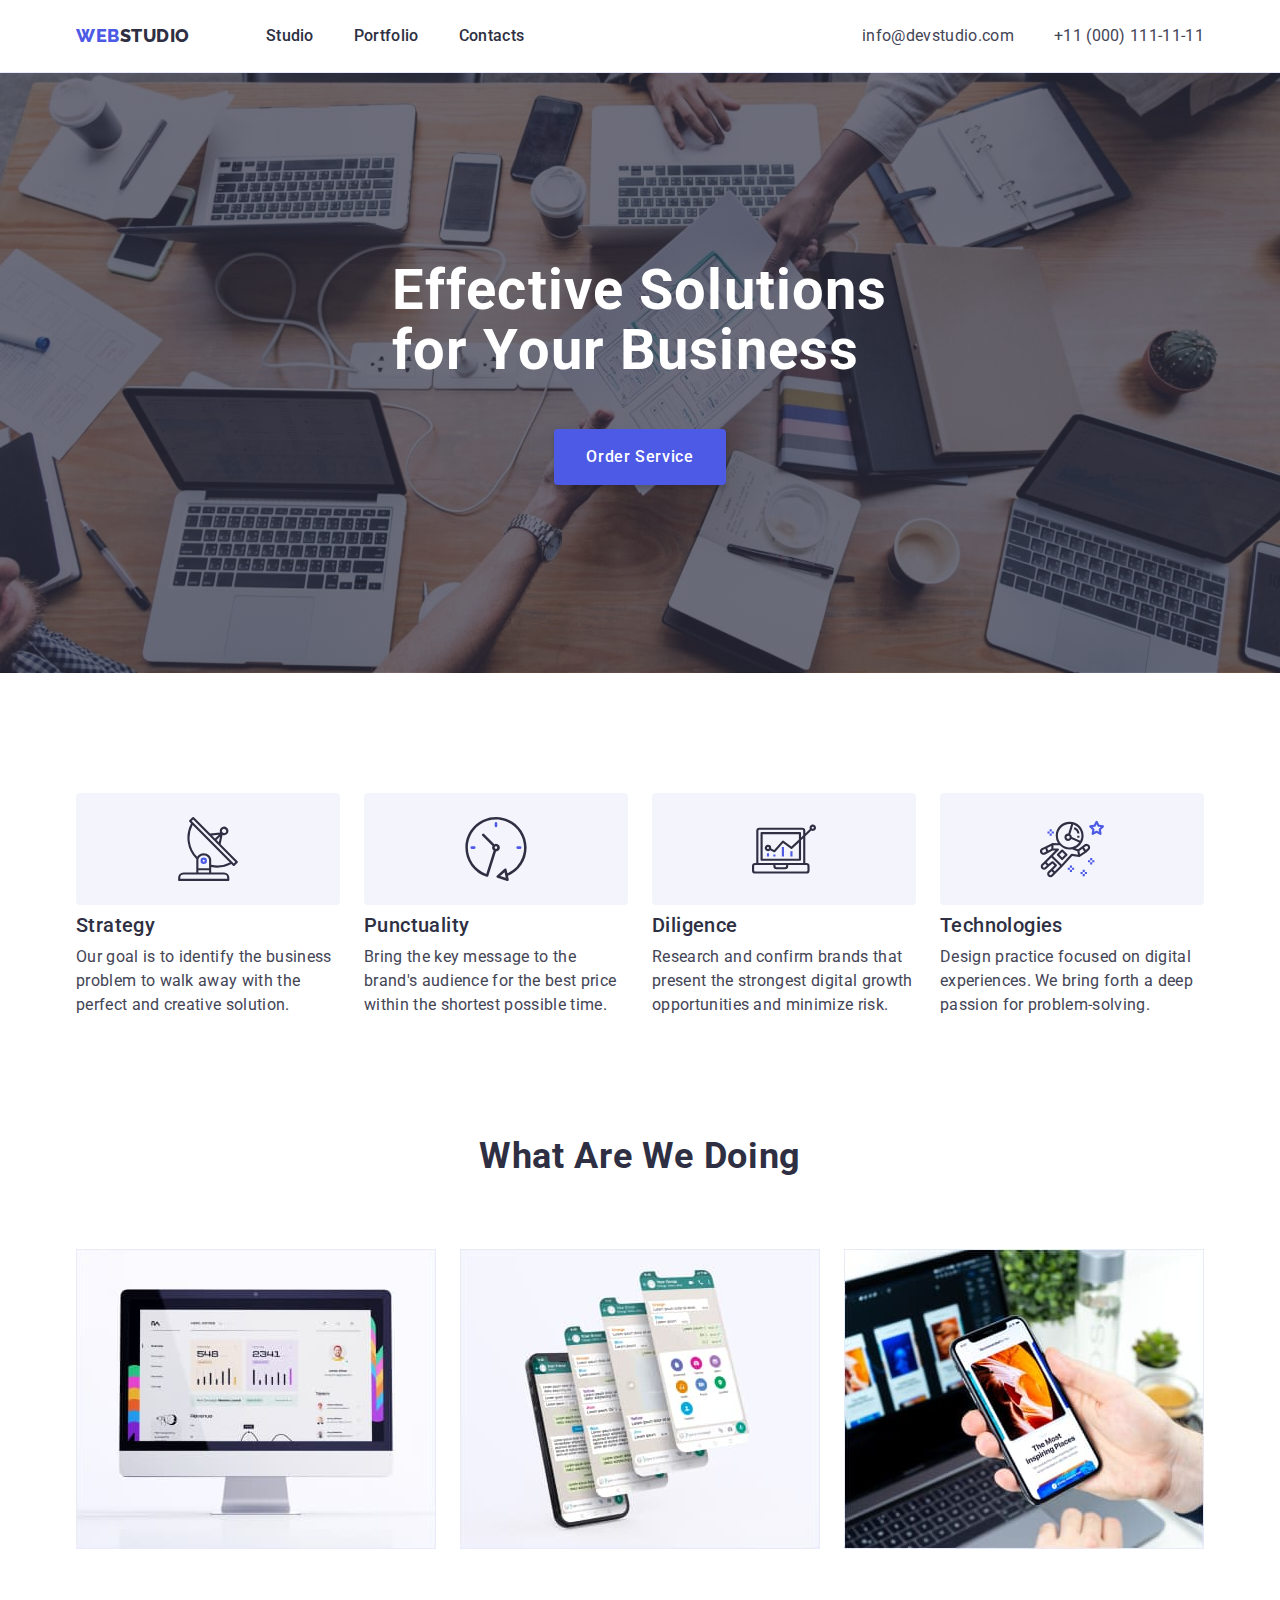
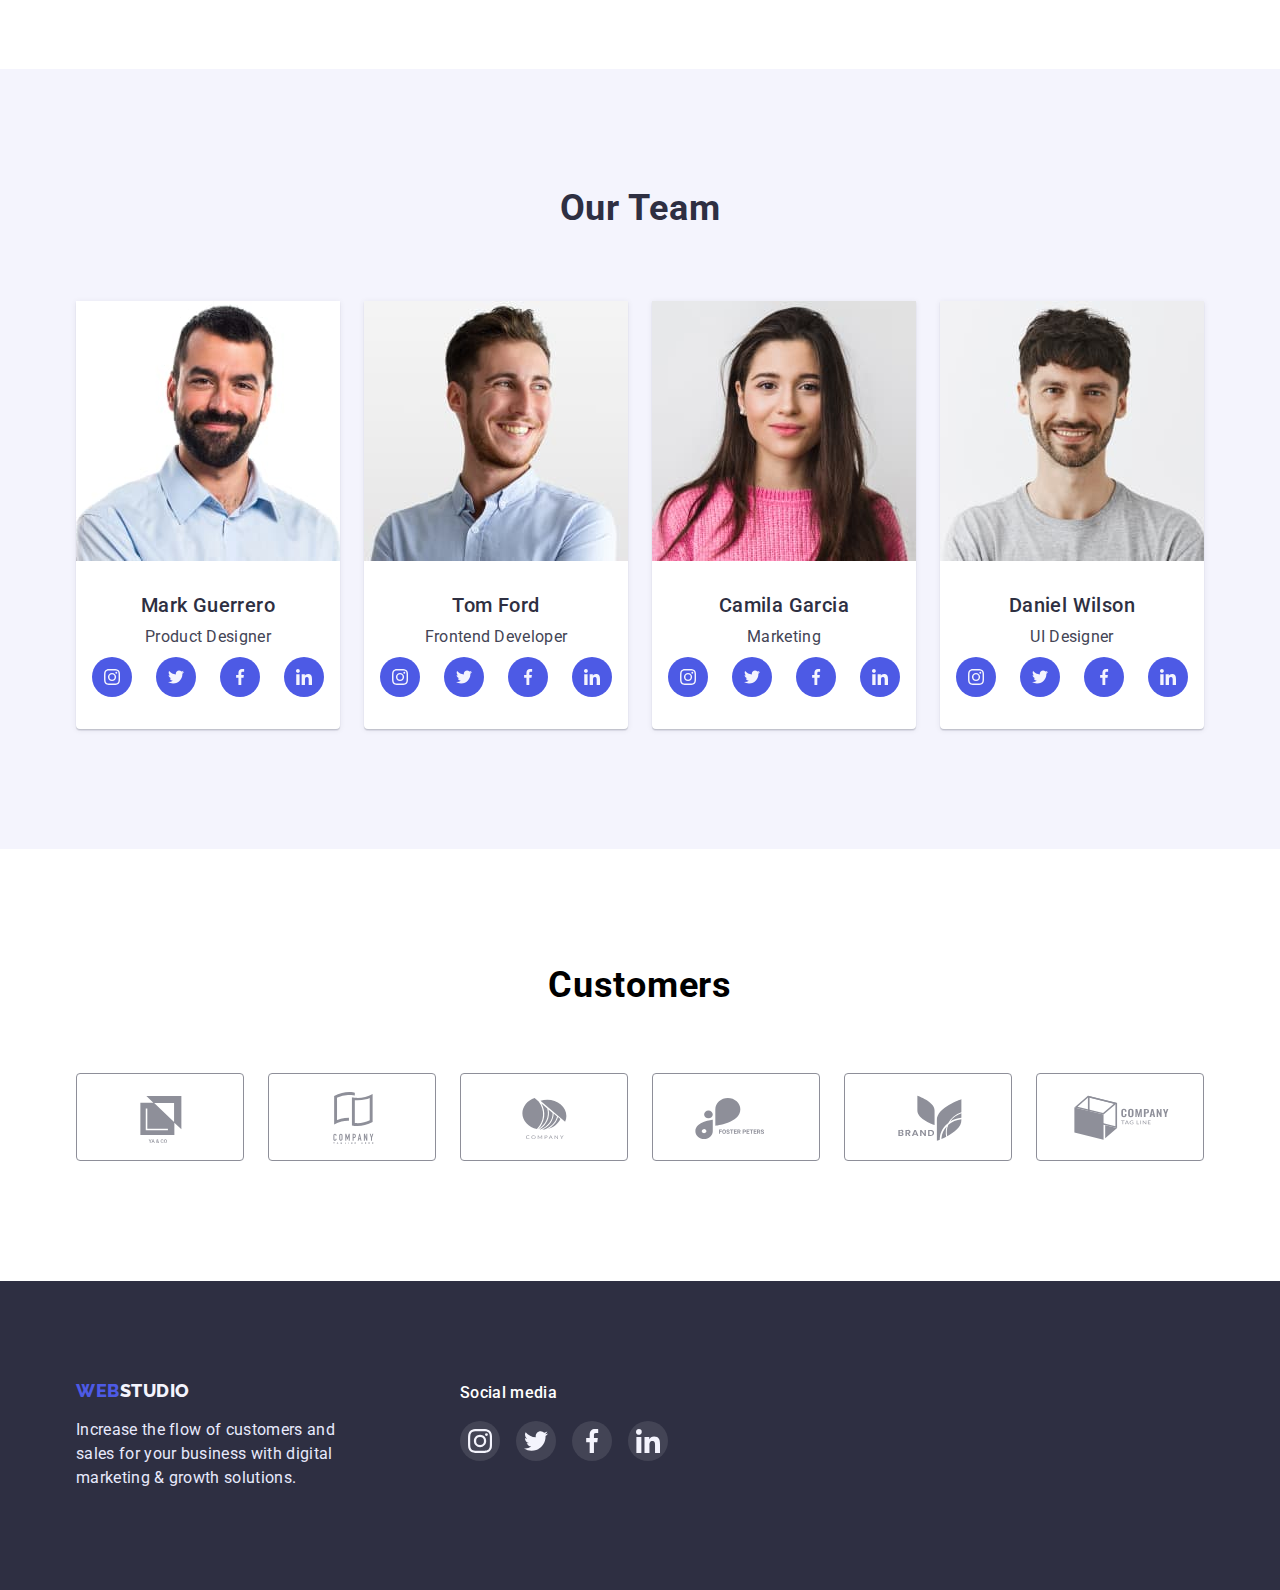
<file: index.html>
<!DOCTYPE html>
<html lang="en">
  <head>
    <meta charset="UTF-8" />
    <meta http-equiv="X-UA-Compatible" content="IE=edge" />
    <meta name="viewport" content="width=device-width, initial-scale=1.0" />
    <title>WebStudio - Main page</title>

    <!------------fonts ----------------->
    <link rel="preconnect" href="https://fonts.googleapis.com" />
    <link rel="preconnect" href="https://fonts.gstatic.com" crossorigin />
    <link
      href="https://fonts.googleapis.com/css2?family=Raleway:wght@800&family=Roboto:wght@400;500;700&display=swap"
      rel="stylesheet"
    />
    <!-- modern-normalize -->
    <link
      rel="stylesheet"
      href="https://cdn.jsdelivr.net/npm/modern-normalize@1.1.0/modern-normalize.min.css"
    />
    <!--------------custom styles --------------->
    <link rel="stylesheet" href="css/styles.css" />
  </head>
  <body>
    <header class="header">
      <div class="container header-container">
        <nav class="header-nav">
          <a href="./index.html" class="header-logo">
            <span class="header-logo-span">Web</span>Studio</a
          >
          <ul class="header-list list">
            <li class="header-list-item">
              <a href="./index.html" class="header-list-link">Studio</a>
            </li>
            <li class="header-list-item">
              <a href="./portfolio.html" class="header-list-link">Portfolio</a>
            </li>
            <li class="header-list-item">
              <a href="" class="header-list-link">Contacts</a>
            </li>
          </ul>
        </nav>
        <address class="header-address">
          <ul class="header-address-list list">
            <li class="header-address-item">
              <a href="mailto:info@devstudio.com" class="header-address-link"
                >info@devstudio.com</a
              >
            </li>
            <li class="header-address-item">
              <a href="tel:+110001111111" class="header-address-link"
                >+11 (000) 111-11-11</a
              >
            </li>
          </ul>
        </address>
      </div>
    </header>
    <main>
      <!--hero section-->
      <section class="hero">
        <div class="container">
          <h1 class="hero-title">Effective Solutions for Your Business</h1>
          <button type="button" class="hero-btn">Order Service</button>
        </div>
      </section>

      <!--/hero section-->
      <!--2 section-->
      <section class="philosophy">
        <div class="container philospophy-container">
          <h2 class="visually-hidden">Our philosophy</h2>
          <ul class="philosophy-list list">
            <li class="philosophy-list-item">
              <div class="philosophy-list-rect">
                <svg width="64" height="64">
                  <use href="./images/icons.svg#icon-antenna"></use>
                </svg>
              </div>
              <h3 class="philosophy-item-title">Strategy</h3>
              <p class="philosophy-item-desc">
                Our goal is to identify the business problem to walk away with
                the perfect and creative solution.
              </p>
            </li>
            <li class="philosophy-list-item">
              <div class="philosophy-list-rect">
                <svg width="64" height="64">
                  <use href="./images/icons.svg#icon-clock"></use>
                </svg>
              </div>
              <h3 class="philosophy-item-title">Punctuality</h3>
              <p class="philosophy-item-desc">
                Bring the key message to the brand's audience for the best price
                within the shortest possible time.
              </p>
            </li>
            <li class="philosophy-list-item">
              <div class="philosophy-list-rect">
                <svg width="64" height="64">
                  <use href="./images/icons.svg#icon-diagram"></use>
                </svg>
              </div>
              <h3 class="philosophy-item-title">Diligence</h3>
              <p class="philosophy-item-desc">
                Research and confirm brands that present the strongest digital
                growth opportunities and minimize risk.
              </p>
            </li>
            <li class="philosophy-list-item">
              <div class="philosophy-list-rect">
                <svg width="64" height="64">
                  <use href="./images/icons.svg#icon-astronaut"></use>
                </svg>
              </div>
              <h3 class="philosophy-item-title">Technologies</h3>
              <p class="philosophy-item-desc">
                Design practice focused on digital experiences. We bring forth a
                deep passion for problem-solving.
              </p>
            </li>
          </ul>
        </div>
      </section>
      <!--/2 section-->
      <!--what are we doing section-->
      <section class="what">
        <div class="container">
          <h2 class="what-title">What are we doing</h2>
          <ul class="what-list list">
            <li class="what-list-item">
              <img
                src="./images/what/what1.jpg"
                alt="what are we doing"
                width="360"
                height="300"
              />
            </li>
            <li class="what-list-item">
              <img
                src="./images/what/what2.jpg"
                alt="what are we doing"
                width="360"
                height="300"
              />
            </li>
            <li class="what-list-item">
              <img
                src="./images/what/what3.jpg"
                alt="what are we doing"
                width="360"
                height="300"
              />
            </li>
          </ul>
        </div>
      </section>
      <!--/what are we doing section-->
      <!--our team-->
      <section class="team">
        <div class="container">
          <h2 class="team-title">Our Team</h2>

          <ul class="team-list list">
            <li class="team-list-item">
              <img
                src="./images/team/ourteam1.jpg"
                alt="Mark Guerrero"
                width="264"
                height="260"
              />
              <div class="team-container">
                <h3 class="team-item-title">Mark Guerrero</h3>
                <p class="team-item-desc">Product Designer</p>
                <ul class="socials list">
                  <li class="socials-item">
                    <a href="" class="socials-link">
                      <svg width="16" height="16">
                        <use href="./images/icons.svg#icon-instagram"></use>
                      </svg>
                    </a>
                  </li>
                  <li class="socials-item">
                    <a href="" class="socials-link">
                      <svg width="16" height="16">
                        <use href="./images/icons.svg#icon-twitter"></use>
                      </svg>
                    </a>
                  </li>
                  <li class="socials-item">
                    <a href="" class="socials-link">
                      <svg width="16" height="16">
                        <use href="./images/icons.svg#icon-facebook"></use>
                      </svg>
                    </a>
                  </li>
                  <li class="socials-item">
                    <a href="" class="socials-link">
                      <svg width="16" height="16">
                        <use href="./images/icons.svg#icon-linkedin"></use>
                      </svg>
                    </a>
                  </li>
                </ul>
              </div>
            </li>
            <li class="team-list-item">
              <img
                src="./images/team/ourteam2.jpg"
                alt="Tom Ford"
                width="264"
                height="260"
              />
              <div class="team-container">
                <h3 class="team-item-title">Tom Ford</h3>
                <p class="team-item-desc">Frontend Developer</p>
                <ul class="socials list">
                  <li class="socials-item">
                    <a href="" class="socials-link">
                      <svg width="16" height="16">
                        <use href="./images/icons.svg#icon-instagram"></use>
                      </svg>
                    </a>
                  </li>
                  <li class="socials-item">
                    <a href="" class="socials-link">
                      <svg width="16" height="16">
                        <use href="./images/icons.svg#icon-twitter"></use>
                      </svg>
                    </a>
                  </li>
                  <li class="socials-item">
                    <a href="" class="socials-link">
                      <svg width="16" height="16">
                        <use href="./images/icons.svg#icon-facebook"></use>
                      </svg>
                    </a>
                  </li>
                  <li class="socials-item">
                    <a href="" class="socials-link">
                      <svg width="16" height="16">
                        <use href="./images/icons.svg#icon-linkedin"></use>
                      </svg>
                    </a>
                  </li>
                </ul>
              </div>
            </li>
            <li class="team-list-item">
              <img
                src="./images/team/ourteam3.jpg"
                alt="Camila Garcia"
                width="264"
                height="260"
              />
              <div class="team-container">
                <h3 class="team-item-title">Camila Garcia</h3>
                <p class="team-item-desc">Marketing</p>
                <ul class="socials list">
                  <li class="socials-item">
                    <a href="" class="socials-link">
                      <svg width="16" height="16">
                        <use href="./images/icons.svg#icon-instagram"></use>
                      </svg>
                    </a>
                  </li>
                  <li class="socials-item">
                    <a href="" class="socials-link">
                      <svg width="16" height="16">
                        <use href="./images/icons.svg#icon-twitter"></use>
                      </svg>
                    </a>
                  </li>
                  <li class="socials-item">
                    <a href="" class="socials-link">
                      <svg width="16" height="16">
                        <use href="./images/icons.svg#icon-facebook"></use>
                      </svg>
                    </a>
                  </li>
                  <li class="socials-item">
                    <a href="" class="socials-link">
                      <svg width="16" height="16">
                        <use href="./images/icons.svg#icon-linkedin"></use>
                      </svg>
                    </a>
                  </li>
                </ul>
              </div>
            </li>
            <li class="team-list-item">
              <img
                src="./images/team/ourteam4.jpg"
                alt="Daniel Wilson"
                width="264"
                height="260"
              />
              <div class="team-container">
                <h3 class="team-item-title">Daniel Wilson</h3>
                <p class="team-item-desc">UI Designer</p>
                <ul class="socials list">
                  <li class="socials-item">
                    <a href="" class="socials-link">
                      <svg width="16" height="16">
                        <use href="./images/icons.svg#icon-instagram"></use>
                      </svg>
                    </a>
                  </li>
                  <li class="socials-item">
                    <a href="" class="socials-link">
                      <svg width="16" height="16">
                        <use href="./images/icons.svg#icon-twitter"></use>
                      </svg>
                    </a>
                  </li>
                  <li class="socials-item">
                    <a href="" class="socials-link">
                      <svg width="16" height="16">
                        <use href="./images/icons.svg#icon-facebook"></use>
                      </svg>
                    </a>
                  </li>
                  <li class="socials-item">
                    <a href="" class="socials-link">
                      <svg width="16" height="16">
                        <use href="./images/icons.svg#icon-linkedin"></use>
                      </svg>
                    </a>
                  </li>
                </ul>
              </div>
            </li>
          </ul>
        </div>
      </section>
      <!--/our team-->
      <!-- customers -->
      <section class="customers">
        <div class="container">
          <h2 class="customers-title">Customers</h2>
          <ul class="customers-list list">
            <li class="customers-list-item">
              <a href="" class="customers-list-link">
                <svg width="104" height="56">
                  <use href="./images/icons.svg#icon-logo-1"></use>
                </svg>
              </a>
            </li>
            <li class="customers-list-item">
              <a href="" class="customers-list-link">
                <svg width="104" height="56">
                  <use href="./images/icons.svg#icon-logo-2"></use>
                </svg>
              </a>
            </li>
            <li class="customers-list-item">
              <a href="" class="customers-list-link">
                <svg width="104" height="56">
                  <use href="./images/icons.svg#icon-logo-3"></use>
                </svg>
              </a>
            </li>
            <li class="customers-list-item">
              <a href="" class="customers-list-link">
                <svg width="104" height="56">
                  <use href="./images/icons.svg#icon-logo-4"></use>
                </svg>
              </a>
            </li>
            <li class="customers-list-item">
              <a href="" class="customers-list-link">
                <svg width="104" height="56">
                  <use href="./images/icons.svg#icon-logo-5"></use>
                </svg>
              </a>
            </li>
            <li class="customers-list-item">
              <a href="" class="customers-list-link">
                <svg width="104" height="56">
                  <use href="./images/icons.svg#icon-logo-6"></use>
                </svg>
              </a>
            </li>
          </ul>
        </div>
      </section>
      <!--/customers -->
    </main>

    <footer class="footer">
      <div class="container">
        <div class="footer-container">
          <div>
            <a href="./index.html" class="footer-logo">
              <span class="footer-logo-span">Web</span>Studio</a
            >
            <p class="footer-desc">
              Increase the flow of customers and sales for your business with
              digital marketing & growth solutions.
            </p>
          </div>

          <div class="footer-social">
            <p class="socials-title">Social media</p>
            <ul class="footer-socials list">
              <li class="footer-socials-item">
                <a href="" class="footer-socials-link">
                  <svg width="24" height="24">
                    <use href="./images/icons.svg#icon-instagram"></use>
                  </svg>
                </a>
              </li>
              <li class="footer-socials-item">
                <a href="" class="footer-socials-link">
                  <svg width="24" height="24">
                    <use href="./images/icons.svg#icon-twitter"></use>
                  </svg>
                </a>
              </li>
              <li class="footer-socials-item">
                <a href="" class="footer-socials-link">
                  <svg width="24" height="24">
                    <use href="./images/icons.svg#icon-facebook"></use>
                  </svg>
                </a>
              </li>
              <li class="footer-socials-item">
                <a href="" class="footer-socials-link">
                  <svg width="24" height="24">
                    <use href="./images/icons.svg#icon-linkedin"></use>
                  </svg>
                </a>
              </li>
            </ul>
          </div>
        </div>
      </div>
    </footer>
  </body>
</html>
</file>
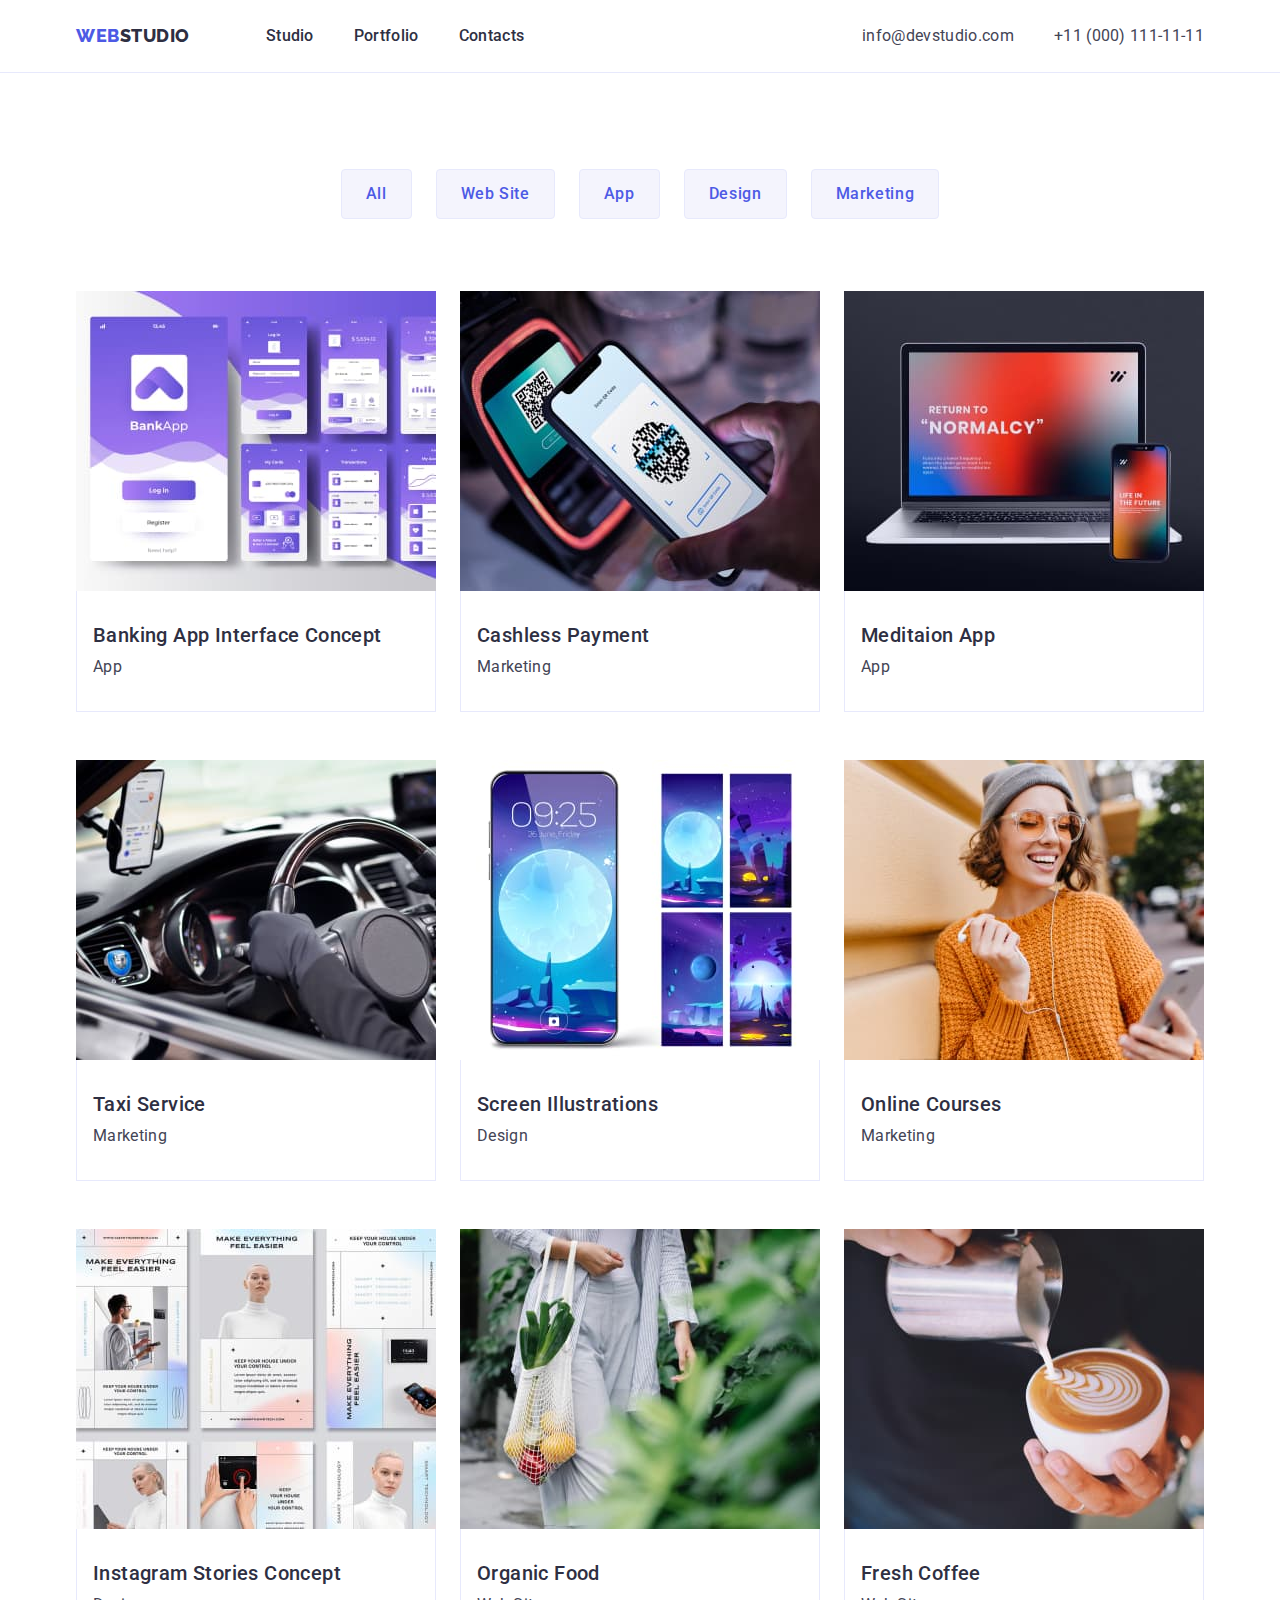
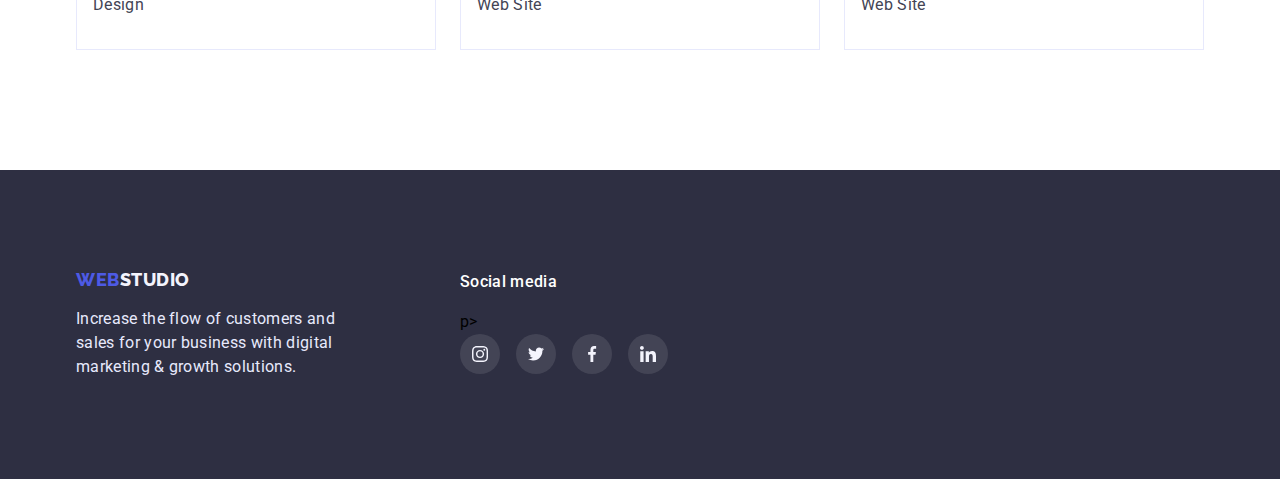
<file: portfolio.html>
<!DOCTYPE html>
<html lang="en">
  <head>
    <meta charset="UTF-8" />
    <meta http-equiv="X-UA-Compatible" content="IE=edge" />
    <meta name="viewport" content="width=device-width, initial-scale=1.0" />
    <title>WebStudio - Portfolio</title>
    <!-------------fonts ---------------->
    <link rel="preconnect" href="https://fonts.googleapis.com" />
    <link rel="preconnect" href="https://fonts.gstatic.com" crossorigin />
    <link
      href="https://fonts.googleapis.com/css2?family=Raleway:wght@800&family=Roboto:wght@400;500;700&display=swap"
      rel="stylesheet"
    />
    <!-- modern-normalize -->
    <link
      rel="stylesheet"
      href="https://cdn.jsdelivr.net/npm/modern-normalize@1.1.0/modern-normalize.min.css"
    />
    <!----------custom styles---------------->
    <link rel="stylesheet" href="css/styles.css" />
  </head>
  <body>
    <header class="header">
      <div class="container header-container">
        <nav class="header-nav">
          <a href="./index.html" class="header-logo">
            <span class="header-logo-span">Web</span>Studio</a
          >
          <ul class="header-list list">
            <li class="header-list-item">
              <a href="./index.html" class="header-list-link">Studio</a>
            </li>
            <li class="header-list-item">
              <a href="" class="header-list-link">Portfolio</a>
            </li>
            <li class="header-list-item">
              <a href="" class="header-list-link">Contacts</a>
            </li>
          </ul>
        </nav>
        <address class="header-address">
          <ul class="header-address-list list">
            <li class="header-address-item">
              <a href="mailto:info@devstudio.com" class="header-address-link"
                >info@devstudio.com</a
              >
            </li>
            <li class="header-address-item">
              <a href="tel:+110001111111" class="header-address-link"
                >+11 (000) 111-11-11</a
              >
            </li>
          </ul>
        </address>
      </div>
    </header>
    <main>
      <!-- section portflio -->
      <section class="portfolio">
        <div class="container portfolio-container">
          <h1 hidden>Portfolio</h1>
          <ul class="portfolio-list list">
            <li class="portfolio-list-item">
              <button class="portfolio-list-btn" type="button">All</button>
            </li>
            <li class="portfolio-list-item">
              <button class="portfolio-list-btn" type="button">Web Site</button>
            </li>
            <li class="portfolio-list-item">
              <button class="portfolio-list-btn" type="button">App</button>
            </li>
            <li class="portfolio-list-item">
              <button class="portfolio-list-btn" type="button">Design</button>
            </li>
            <li class="portfolio-list-item">
              <button class="portfolio-list-btn" type="button">
                Marketing
              </button>
            </li>
          </ul>
          <ul class="portfolio-link list">
            <li class="portfolio-link-item">
              <a href="#" class="portfolio-card">
                <img
                  src="./images/philosophy/img (4) (1).jpg"
                  alt="options"
                  class="portfolio-cards-img"
                  width="360"
                  height="300"
                />
                <div class="portfolio-link-container">
                  <h2 class="portfolio-cards-title">
                    Banking App Interface Concept
                  </h2>
                  <p class="portfolio-cards-desc">App</p>
                </div>
              </a>
            </li>
            <li class="portfolio-link-item">
              <a href="#" class="portfolio-card"
                ><img
                  src="./images/philosophy/img (5) (1).jpg"
                  alt="options"
                  class="portfolio-cards-img"
                  width="360"
                  height="300"
                />
                <div class="portfolio-link-container">
                  <h2 class="portfolio-cards-title">Cashless Payment</h2>
                  <p class="portfolio-cards-desc">Marketing</p>
                </div>
              </a>
            </li>
            <li class="portfolio-link-item">
              <a href="#" class="portfolio-card">
                <img
                  src="./images/philosophy/img (6) (1).jpg"
                  alt="options"
                  class="portfolio-cards-img"
                  width="360"
                  height="300"
                />

                <div class="portfolio-link-container">
                  <h2 class="portfolio-cards-title">Meditaion App</h2>
                  <p class="portfolio-cards-desc">App</p>
                </div>
              </a>
            </li>
            <li class="portfolio-link-item">
              <a href="#" class="portfolio-card">
                <img
                  src="./images/philosophy/img (7) (1).jpg"
                  alt="options"
                  class="portfolio-cards-img"
                  width="360"
                  height="300"
                />
                <div class="portfolio-link-container">
                  <h2 class="portfolio-cards-title">Taxi Service</h2>
                  <p class="portfolio-cards-desc">Marketing</p>
                </div>
              </a>
            </li>
            <li class="portfolio-link-item">
              <a href="#" class="portfolio-card">
                <img
                  src="./images/philosophy/img (8) (1).jpg"
                  alt="options"
                  class="portfolio-cards-img"
                  width="360"
                  height="300"
                />
                <div class="portfolio-link-container">
                  <h2 class="portfolio-cards-title">Screen Illustrations</h2>
                  <p class="portfolio-cards-desc">Design</p>
                </div>
              </a>
            </li>
            <li class="portfolio-link-item">
              <a href="#" class="portfolio-card">
                <img
                  src="./images/philosophy/img (9) (1).jpg"
                  alt="options"
                  class="portfolio-cards-img"
                  width="360"
                  height="300"
                />
                <div class="portfolio-link-container">
                  <h2 class="portfolio-cards-title">Online Courses</h2>
                  <p class="portfolio-cards-desc">Marketing</p>
                </div>
              </a>
            </li>
            <li class="portfolio-link-item">
              <a href="#" class="portfolio-card">
                <img
                  src="./images/philosophy/img (10) (1).jpg"
                  alt="options"
                  class="portfolio-cards-img"
                  width="360"
                  height="300"
                />
                <div class="portfolio-link-container">
                  <h2 class="portfolio-cards-title">
                    Instagram Stories Concept
                  </h2>
                  <p class="portfolio-cards-desc">Design</p>
                </div>
              </a>
            </li>
            <li class="portfolio-link-item">
              <a href="#" class="portfolio-card">
                <img
                  src="./images/philosophy/img (11) (1).jpg"
                  alt="options"
                  class="portfolio-cards-img"
                  width="360"
                  height="300"
                />
                <div class="portfolio-link-container">
                  <h2 class="portfolio-cards-title">Organic Food</h2>
                  <p class="portfolio-cards-desc">Web Site</p>
                </div>
              </a>
            </li>
            <li class="portfolio-link-item">
              <a href="#" class="portfolio-card">
                <img
                  src="./images/philosophy/img (12) (1).jpg"
                  alt="options"
                  class="portfolio-cards-img"
                  width="360"
                  height="300"
                />
                <div class="portfolio-link-container">
                  <h2 class="portfolio-cards-title">Fresh Coffee</h2>
                  <p class="portfolio-cards-desc">Web Site</p>
                </div>
              </a>
            </li>
          </ul>
        </div>
      </section>
    </main>
    <footer class="footer">
      <div class="container">
        <div class="footer-container">
          <div>
            <a href="./index.html" class="footer-logo">
              <span class="footer-logo-span">Web</span>Studio</a
            >
            <p class="footer-desc">
              Increase the flow of customers and sales for your business with
              digital marketing & growth solutions.
            </p>
          </div>
          <div class="footer-social">
            <p class="socials-title">Social media</p>
            p>
            <ul class="footer-socials list">
              <li class="footer-socials-item">
                <a href="" class="footer-socials-link">
                  <svg width="16" height="16">
                    <use href="./images/icons.svg#icon-instagram"></use>
                  </svg>
                </a>
              </li>
              <li class="footer-socials-item">
                <a href="" class="footer-socials-link">
                  <svg width="16" height="16">
                    <use href="./images/icons.svg#icon-twitter"></use>
                  </svg>
                </a>
              </li>
              <li class="footer-socials-item">
                <a href="" class="footer-socials-link">
                  <svg width="16" height="16">
                    <use href="./images/icons.svg#icon-facebook"></use>
                  </svg>
                </a>
              </li>
              <li class="footer-socials-item">
                <a href="" class="footer-socials-link">
                  <svg width="16" height="16">
                    <use href="./images/icons.svg#icon-linkedin"></use>
                  </svg>
                </a>
              </li>
            </ul>
          </div>
        </div>
      </div>
    </footer>
  </body>
</html>
</file>
<file: css/styles.css>
:root {
  --header-nav-color: #2e2f42;
  --header-address-color: #434455;
  --main-title-color: #2e2f42;
  --secondary-title-color: #434455;
  --accent-color: #4d5ae5;
  --link-hover-color: #404bbf;
  --hero-footer-backgroud-color: #2e2f42;
  --hero-title-color: #ffffff;
  --team-background-color: #f4f4fd;
  --footer-desc-color: #e7e9fc;
  --logo-web-color: #4d5ae5;
  --logo-footer-studio-color: #f4f4fd;
  --logo-header-studio-color: #2e2f42;
  --main-padding: 120px 0;
}
/* ---------------- base styles --------------- */
body {
  font-family: Roboto, sans-serif;
  font-size: 16px;
  line-height: 1.5;
  letter-spacing: 0.02em;
  background-color: var(--hero-title-color);
}
h1,
h2,
h3,
h4,
h5,
h6,
p {
  margin: 0;
}
img {
  display: block;
  max-width: 100%;
  height: auto;
}
.visually-hidden {
  position: absolute;
  top: -150%;
  z-index: -100;
  width: 0;
  height: 0;
  opacity: 0;
  visibility: hidden;
  user-select: none;
  pointer-events: none;
  cursor: none;
  margin: 0;
  padding: 0;
  overflow: hidden;
  border: none;
  outline: none;
  white-space: nowrap;
}

.list {
  list-style: none;
  margin: 0;
  padding: 0;
}
.container {
  width: 1158px;
  /* outline: 2px solid red;
  outline-offset: -2px; */
  margin-left: auto;
  margin-right: auto;
  padding-left: 15px;
  padding-right: 15px;
}
/* ---------------- header styles--------------- */
.header-container {
  display: flex;
}
.header {
  border-bottom: 1px solid var(--footer-desc-color);
}
.header-nav {
  display: flex;
  margin-right: auto;
  align-items: center;
}
.header-logo {
  font-family: "Raleway", sans-serif;
  font-weight: 800;
  font-size: 18px;
  line-height: 1.33;
  letter-spacing: 0.03em;
  text-transform: uppercase;
  color: var(--logo-header-studio-color);
  text-decoration: none;
  margin-right: 76px;
}
.header-logo-span {
  color: var(--logo-web-color);
}
.header-logo:hover,
.header-logo:focus {
}

.header-list {
  display: flex;
  gap: 40px;
}
.header-list-item {
  font-weight: 500;
}
.header-list-link {
  text-decoration: none;
  color: var(--header-nav-color);
  padding: 24px 0;
  display: block;
}
.header-list-link:hover,
.header-list-link:focus {
  color: var(--link-hover-color);
}
.header-address {
  font-style: normal;
}
.header-address-list {
  display: flex;
  gap: 40px;
}
.header-address-item {
}
.header-address-link {
  text-decoration: none;
  color: var(--header-address-color);
  display: block;
  padding: 24px 0;
}
.header-address-link:hover,
.header-address-linl:focus {
  color: var(--link-hover-color);
}
/* ------------- portfolio page main styles--------------- */
.portfolio-container {
}
.portfolio-link-container {
  padding: 32px 16px;
  border-bottom: 1px solid var(--footer-desc-color);
  border-left: 1px solid var(--footer-desc-color);
  border-right: 1px solid var(--footer-desc-color);
}
.portfolio {
  padding-top: 96px;
  padding-bottom: 120px;
}

.portfolio-list {
  display: flex;
  justify-content: center;
  gap: 24px;
  margin-bottom: 72px;
}
.portfolio-list-item {
}
.portfolio-list-btn {
  font-family: "Roboto", sans-serif;
  font-weight: 500;
  font-size: 16px;
  line-height: 1.5;
  letter-spacing: 0.04em;
  color: var(--accent-color);
  background-color: var(--footer-desc-color);
  cursor: pointer;
  background: var(--team-background-color);
  border-radius: 4px;
  border: solid 1px;
  border-color: var(--footer-desc-color);
  padding: 12px 24px;
}
.portfolio-list-btn:hover,
.portfolio-list-btn:focus {
  background-color: var(--link-hover-color);
  color: var(--hero-title-color);
}

.portfolio-link {
  display: flex;
  flex-wrap: wrap;
  row-gap: 48px;
  column-gap: 24px;
}

.portfolio-link:hover,
.portfolio-link:focus {
}

.portfolio-link-item {
  background: var(--hero-title-color);
  width: 360px;
}
.portfolio-card {
  text-decoration: none;
  display: block;
}
.portfolio-card:hover {
  box-shadow: 0px 1px 6px rgba(46, 47, 66, 0.08),
    0px 1px 1px rgba(46, 47, 66, 0.16), 0px 2px 1px rgba(46, 47, 66, 0.08);
}
.portfolio-card:focus {
  box-shadow: 0px 1px 6px rgba(46, 47, 66, 0.08),
    0px 1px 1px rgba(46, 47, 66, 0.16), 0px 2px 1px rgba(46, 47, 66, 0.08);
}

.portfolio-cards-img {
  display: block;
  max-width: 100%;
  height: auto;
}
.portfolio-cards-title {
  font-weight: 500;
  font-size: 20px;
  line-height: 1.2;
  letter-spacing: 0.02em;
  color: var(--main-title-color);
  margin-bottom: 8px;
}
.portfolio-cards-desc {
  color: var(--secondary-title-color);
}
/* -------------  footer styles------------- */
.footer {
  background-color: var(--hero-footer-backgroud-color);
  padding: 100px 0;
}
.footer-logo {
  font-family: "Raleway", sans-serif;
  font-weight: 800;
  font-size: 18px;
  line-height: 1.16;
  letter-spacing: 0.03em;
  text-transform: uppercase;
  color: var(--logo-footer-studio-color);
  text-decoration: none;
  display: block;
  margin-bottom: 16px;
}
.footer-logo-span {
  color: var(--logo-web-color);
}
.footer-desc {
  color: var(--footer-desc-color);
  width: 264px;
}

/* --------main page hero section styles----------------------- */
.hero-container {
}

.hero {
  background-color: var(--hero-footer-backgroud-color);
  padding: 188px 0;
  background-image: linear-gradient(
      rgba(46, 47, 66, 0.7),
      rgba(46, 47, 66, 0.7)
    ),
    url(../images/hero/heroback.jpg);
  background-repeat: no-repeat;
  background-size: cover;
  background-position: center;
  max-width: 1440px;
  margin: 0 auto;
}
.hero-title {
  font-weight: 700;
  font-size: 56px;
  line-height: 1.07;
  letter-spacing: 0.02em;
  color: var(--hero-title-color);
  width: 496px;
  margin-right: auto;
  margin-left: auto;
}
.hero-btn {
  font-family: "Roboto", sans-serif;
  font-size: 16px;
  line-height: 1.5;
  font-weight: 500;
  letter-spacing: 0.04em;
  color: var(--hero-title-color);
  cursor: pointer;
  background-color: var(--logo-web-color);
  display: block;
  padding: 16px 32px;
  margin-top: 48px;
  border: none;
  margin-left: auto;
  margin-right: auto;
  box-shadow: 0px 4px 4px rgba(0, 0, 0, 0.15);
  border-radius: 4px;
}
.hero-btn:hover,
.hero-btn:focus {
  background-color: var(--link-hover-color);
}

/* ---------main page philosophy section styles------------------ */

.philosophy-container {
}
.philosophy {
  padding: var(--main-padding);
}
.philosophy-list {
  display: flex;
  gap: 24px;
}
.philosophy-list-item {
}
.icon:hover {
  fill: #404bbf;
}
.philosophy-list-rect {
  width: 264px;
  height: 112px;
  background: var(--logo-footer-studio-color);
  border-radius: 4px;
  display: flex;
  justify-content: center;
  align-items: center;
  margin-bottom: 8px;
}
.philosophy-item-title {
  font-weight: 500;
  font-size: 20px;
  line-height: 1.2;
  letter-spacing: 0.02em;
  color: var(--main-title-color);
  margin-bottom: 8px;
}
.philosophy-item-desc {
  color: var(--secondary-title-color);
}
/* ------------main page what section styles--------------------------- */
.what {
  padding-bottom: 120px;
  text-align: center;
}
.what-title {
  font-weight: 700;
  font-size: 36px;
  line-height: 1.11;
  letter-spacing: 0.02em;
  text-transform: capitalize;
  color: var(--main-title-color);

  margin-bottom: 72px;
}
.what-list {
  display: flex;
  gap: 24px;
}
.what-list-item {
}
/* ------------main page team section styles---------------------------- */
.team {
  background-color: var(--logo-footer-studio-color);
  padding: var(--main-padding);
  text-align: center;
}

.team-title {
  font-weight: 700;
  font-size: 36px;
  line-height: 1.11;
  letter-spacing: 0.02em;
  text-transform: capitalize;
  color: var(--main-title-color);
  margin-bottom: 72px;
}
.team-list {
  display: flex;
  gap: 24px;
}
.team-list-item {
  text-align: center;
  background: var(--hero-title-color);
  box-shadow: 0px 1px 6px rgba(46, 47, 66, 0.08),
    0px 1px 1px rgba(46, 47, 66, 0.16), 0px 2px 1px rgba(46, 47, 66, 0.08);
  border-radius: 0px 0px 4px 4px;
}
.team-container {
  padding: 32px 0;
}
.team-item-title {
  font-weight: 500;
  font-size: 20px;
  line-height: 1.2;
  letter-spacing: 0.02em;
  color: var(--main-title-color);
  margin-bottom: 8px;
}
.team-item-desc {
  color: var(--secondary-title-color);
  margin-bottom: 8px;
}
.socials {
  display: flex;
  justify-content: center;
  align-items: center;
  gap: 24px;
}

.socials-item {
}

.socials-link {
  display: flex;
  justify-content: center;
  align-items: center;
  width: 40px;
  height: 40px;
  border-radius: 50%;
  background-color: var(--accent-color);
}
.socials-link:hover {
  background-color: var(--link-hover-color);
}
.socials-link:focus {
  background-color: var(--link-hover-color);
}

.socials-title {
  font-weight: 500;
  color: var(--hero-title-color);
  margin-bottom: 16px;
}
.footer-social {
  margin-left: 120px;
}
.footer {
}
.footer-container {
  display: flex;
}

.footer-socials {
  display: flex;
  justify-content: center;
  align-items: center;
  gap: 16px;
}
.footer-socials-item {
}

.footer-socials-link {
  display: flex;
  justify-content: center;
  align-items: center;
  width: 40px;
  height: 40px;
  border-radius: 50%;
  background-color: rgba(255, 255, 255, 0.1);
}
.footer-socials-link:hover {
  background-color: #31d0aa;
}
.footer-socials-link:focus {
  background-color: #31d0aa;
}

.customers {
  padding: var(--main-padding);
}
.container {
}
.customers-title {
  font-family: "Roboto", sans-serif;
  font-weight: 700;
  font-size: 36px;
  line-height: 0.9;
  text-align: center;
  letter-spacing: 0.02em;
  text-transform: capitalize;
  margin-bottom: 72px;
}
.customers-list {
  display: flex;
  gap: 24px;
}

.list {
}
.customers-list-item {
}

.customers-list-link {
  fill: #8e8f99;
  border: 1px solid #8e8f99;
  border-radius: 4px;
  box-sizing: border-box;
  display: flex;
  justify-content: center;
  align-items: center;
  width: 168px;
  height: 88px;
}
.customers-list-link:hover {
  fill: var(--link-hover-color);
  border-color: var(--link-hover-color);
}
.customers-list-link:focus {
  fill: var(--link-hover-color);
  border-color: var(--link-hover-color);
}

/* .customers-list-rect {
  box-sizing: border-box;
  width: 168px;
  height: 88px;
  border: 1px solid #8e8f99;
  border-radius: 4px;
  display: flex;
  justify-content: center;
  align-items: center;
  margin-top: 72px;
}
.customers-list-rect:hover {
  color: var(--link-hover-color);
}
.customers-list-rect:focus {
} */
</file>
